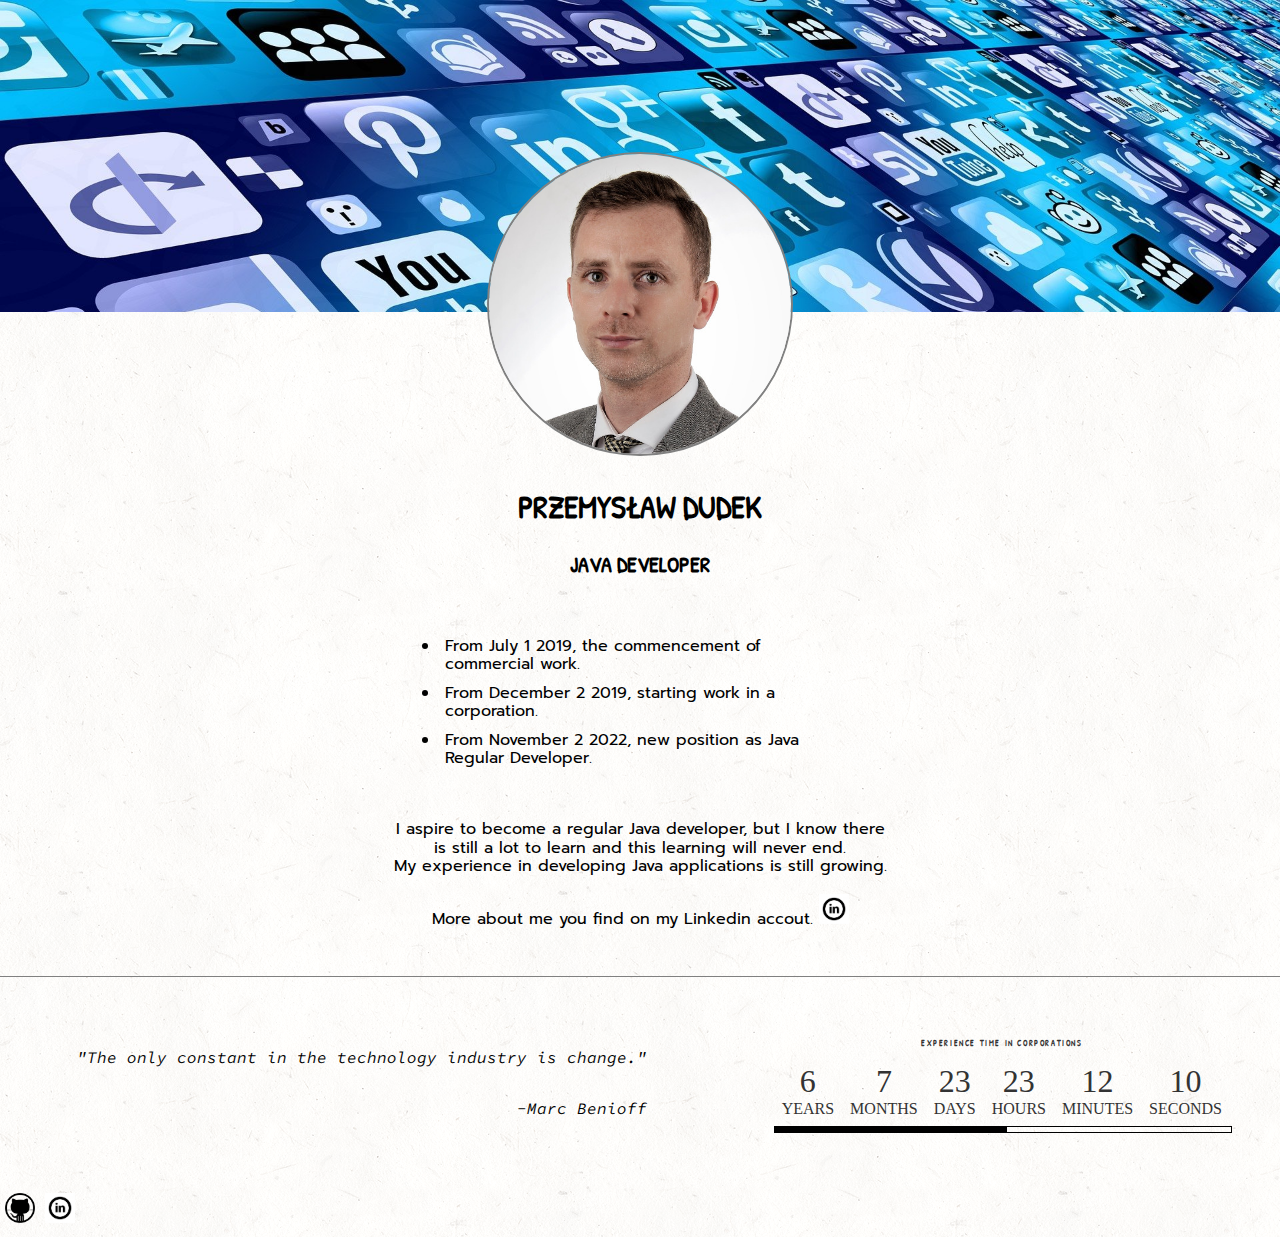
<file: index.html>
<!DOCTYPE html>
<html lang="en">
    <head>

        <meta charset="utf-8">
        <link rel="icon" type="image/x-icon" href="./img/dudecode.png">
        <link rel="stylesheet" href="./normalize.css">
        <link rel="stylesheet" href="./main_style.css">
        <link rel="stylesheet" href="./experience_time_clock.css">
        
        <title>DudeCode.pl</title>
    </head>
    <body>
        <div class="layout_container">
            <header class="header">
                <h1>DudeCode.pl</h1>
                <div class="header_image">
                    <div class="author_image_wrapper">
                        <div class="autor_img">
                            <img src="./img/autor_image.jpg" alt="Autor Image">
                        </div>
                    </div>                    
                </div>
                <div class="author_title">
                    <h2 class="autor_name">
                        Przemysław Dudek 
                    </h2>
                    <h3 class="autor_profession">
                        Java Developer
                    </h3>
                </div>
            </header>
            <nav class="nav">
                navigation
            </nav>
            <section class="main_section">
                <article class="about_me">
                    
                    <p class="autor_info">
                        <ul class="experience_list">
                            <li>
                                From July 1 2019, the commencement of commercial work.
                            </li>
                            <li>
                                From December 2 2019, starting work in a corporation. 
                            </li>
                            <li>
                                From November 2 2022, new position as Java Regular Developer. 
                            </li>
                        </ul>                             
                    </p>
                    <p class="autor_info">
                        I aspire to become a regular Java developer, but I know there is still a lot to learn and this learning will never end.<br>
                        My experience in developing Java applications is still growing.<br>
                        <br>
                        More about me you find on my Linkedin accout. 
                        <span class="inline_img_link_wrapper">
                            <a href="https://www.linkedin.com/in/przemyslaw-dudek-wroclaw/" target="blank"><img src="./img/linkedin.jpg" alt="linkedin"></a>
                        </span>
                    </p>
                    <p class="autor_skills">
                        
                    </p>
                </article>
            </section>
            <footer class="footer">
                <div class="footer_row row">
                    <div class="left_col_footer">
                        <div class="quote_container">
                            <p class="quote">"The only constant in the technology industry is change."</p>
                            <p class="quote_author">-Marc Benioff</p>
                        </div>
                    </div>
                    <div class="right_col_footer">
                        <div class="container_time_count">
                            <h2 class="headline">Experience Time in Corporations</h2>
                            <div class="countdown">
                                <ul>
                                    <li>
                                        <span id="years" class="clock_value"></span>
                                        <span id="years_label" class="clock_label">years</span>
                                    </li>
                                    <li>
                                        <span id="months" class="clock_value"></span>
                                        <span id="months_label" class="clock_label">months</span>
                                    </li>
                                    <li>
                                        <span id="days" class="clock_value"></span>
                                        <span id="days_label" class="clock_label">days</span>
                                    </li>
                                    <li>
                                        <span id="hours" class="clock_value"></span>
                                        <span id="hours_label" class="clock_label">hours</span>
                                    </li>
                                    <li>
                                        <span id="minutes" class="clock_value"></span>
                                        <span id="minutes_label" class="clock_label">minutes</span>
                                    </li>
                                    <li>
                                        <span id="seconds" class="clock_value"></span>
                                        <span id="seconds_label" class="clock_label">seconds</span>
                                    </li>
                                </ul>
                            </div>
                            <div id="ms_row" class="clock_ms_value_row">
                                <div id="ms_bar_row" class="ms_bar_row"></div>
                            </div>
                        </div>
                    </div>
                    
                    <script type="text/javascript" src="./js/experience_count_time_script.js" ></script>
                </div>               

                
                <div class="share_btn_bar">
                    <a href="https://github.com/PrzemyslawDudek" target="blank"><img src="./img/github-logo.png" alt="GitHub"></a>
                    <a href="https://www.linkedin.com/in/przemyslaw-dudek-wroclaw/" target="blank"><img src="./img/linkedin.jpg" alt="linkedin"></a>
                </div>
            </footer>            
        </div>

        <script type="text/javascript" src="./js/global_script.js"></script>
    </body>
</html>
</file>
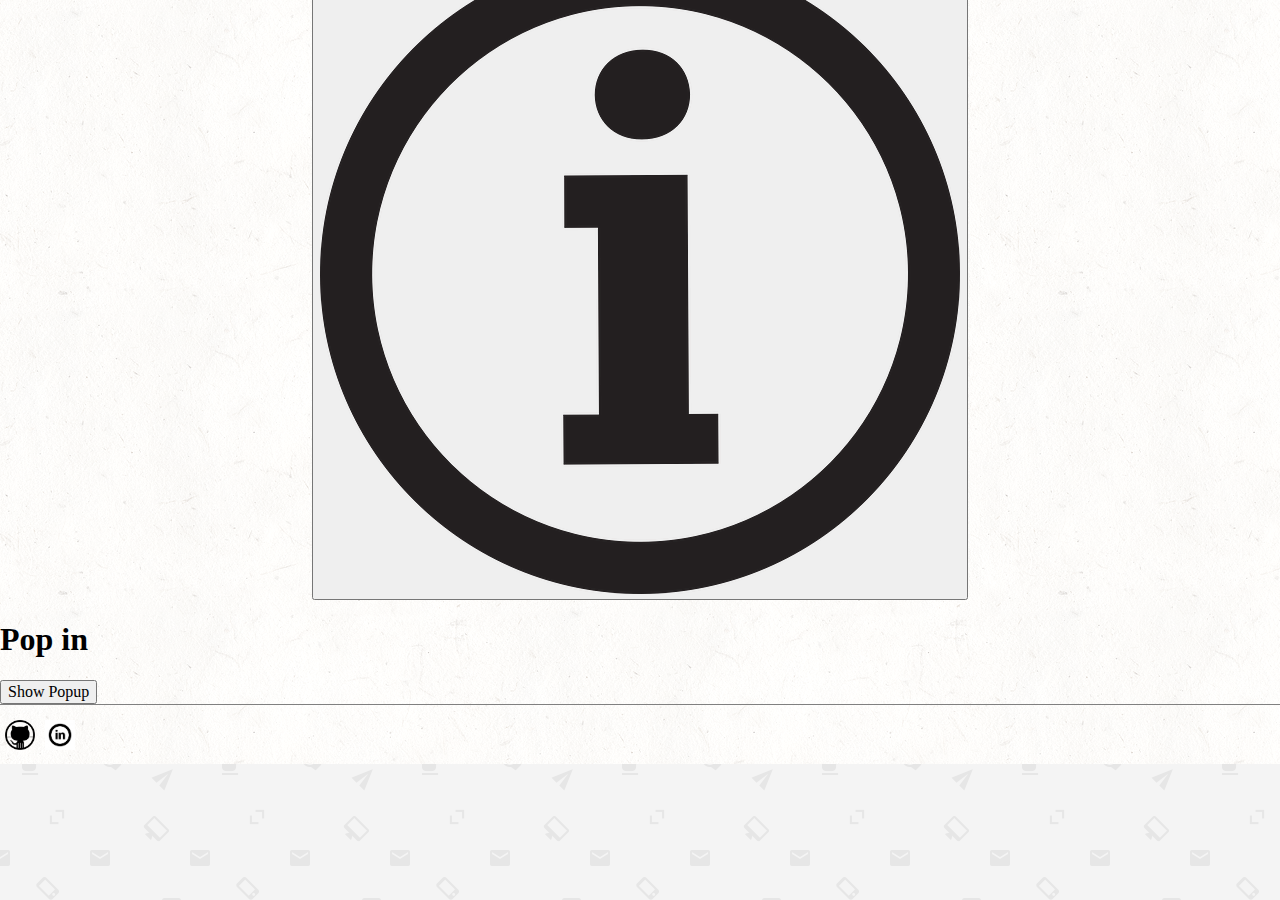
<file: pop_up_example.html>
<!DOCTYPE html>
<html lang="en">

<head>

    <meta charset="utf-8">
    <link rel="icon" type="image/x-icon" href="./img/dudecode.png">
    <link rel="stylesheet" href="./normalize.css">
    <link rel="stylesheet" href="./main_style.css">
    <link rel="stylesheet" href="./pop_up_style.css">
    <link rel="stylesheet" href="./experience_time_clock.css">

    <title>DudeCode.pl</title>
</head>

<body>
    <div class="layout_container">
        <header class="header">
            <h1>DudeCode.pl</h1>
            <div class="header_btn_bar">
                <button class="more_info" id="more_info_btn">
                    <img src="./img/info_icon.png" alt="more info">
                </button>
            </div>
        </header>
        <nav class="nav">
            navigation
        </nav>
        <section class="main_section">
            <div>
                <h1>Pop in</h1>
                <button id="popup_btn">Show Popup</button>
            </div>           

        </section>


        <footer class="footer">
            <div class="share_btn_bar">
                <a href="https://github.com/PrzemyslawDudek" target="blank"><img src="./img/github-logo.png" alt="GitHub"></a>
                <a href="https://www.linkedin.com/in/przemyslaw-dudek-wroclaw/" target="blank"><img src="./img/linkedin.jpg" alt="linkedin"></a>
            </div>
        </footer>
    </div>



    <div id="overlay">
        <div id="popup">
            <div class="popup_controls">
                <span id="popup_close">&times;</span>

                <div class="cool_close_btn">
                    <a href="#">
                        <span class="left">
                            <span class="circle_left"></span>
                            <span class="circle_right"></span>
                        </span>
                        <span class="right">
                            <span class="circle_left"></span>
                            <span class="circle_right"></span>
                        </span>
                    </a>
                </div>

            </div>
            <div class="popup_content">
                <h1>Some Popup Content</h1>
            </div>
        </div>
    </div>



    <script type="text/javascript">
        // Initialize Variables
        let closePopup = document.getElementById("popup_close");
        let popup = document.getElementById("popup");
        let overlay = document.getElementById("overlay");
        let button = document.getElementById("popup_btn");
        let moreInfo = document.getElementById("more_info_btn")
            // Close Popup Event
        overlay.onclick = function() {
            overlay.className = '';
            popup.className = '';
        };
        // Close Popup Event
        closePopup.onclick = function() {
            overlay.className = '';
            popup.className = '';
        };
        // Show Overlay and Popup
        button.onclick = function() {
            overlay.className = 'show';
            popup.className = 'show';
        }

        moreInfo.onclick = function() {
            overlay.className = 'show';
            popup.className = 'show';
        }
    </script>
</body>

</html>
</file>
<file: main_style.css>
@import url('https://fonts.googleapis.com/css2?family=Prompt:wght@200&family=Source+Code+Pro:wght@200&display=swap');
@import url('https://fonts.googleapis.com/css2?family=Patrick+Hand&display=swap');

body {
    background-color: white;    
    color: black;
}

.layout_container {
    display: flex;
    flex-direction: column;
    min-height: 100vh;
    min-height: calc(var(--vh, 1vh) * 100);
    margin: 0;
    padding: 0;
    width: 100%;
    background-color: white;
    background-image: url(./img/lightpaperfibers.png);
}

.header {
    display: flex;
    flex-direction: column;
    justify-content: flex-end;
    font-family: 'Source Code Pro', monospace;
    text-align: center;
    height: 900px;
}

.header h1 {
    display: none;
    font-size: 2rem;
    color: grey;
    flex-basis: 200px;
    flex-grow: 1;
    flex-shrink: 1;
}

.header_image {
    background-image: url(./img/mobile-1087845_1920.jpg);
    flex: 1;
    background-size: cover;
    background-repeat: no-repeat;
    height: 400px;
    position: relative;
}

.author_image_wrapper {
    position: absolute;
    width: 100%;
    bottom: -150px;
}



.author_title {
    padding-top: 150px;
}

.main_section {
    flex-grow: 1;
}

.about_me {
    text-align: center;
    font-family: 'Prompt', sans-serif;
    display: flex;
    flex-direction: column;
    align-items: center;
}

.autor_img {
    margin: 0 auto;
    padding: 50px 0 20px 0;
    height: 300px;
    border-radius: 50%;
    
}

.autor_img > img {
    display: block;
    margin: 10px auto;
    height: 100%;
    overflow: hidden;
    border-radius: 50%;
    border: 2px solid grey;
}

.autor_name {
    font-family: 'Patrick Hand', cursive;
    text-transform: uppercase;
    font-size: 4rem;
    font-weight: bold;
}

.autor_profession {
    font-family: 'Patrick Hand', cursive;
    text-transform: uppercase;
    font-size: 2rem;
}

.autor_info {
    max-width: 500px;
    font-size: 1.6rem;
}

.experience_list {
    max-width: 400px;
    margin: 0;
    padding: 0;
    list-style-type: disc;
    text-align: left;
    font-size: 1.6rem;
}

.experience_list > li {
    margin: 0;
    padding: 5px;
}

.footer {
    padding-top: 5px;
    border-top: 1px solid grey;
    display: flex;
    flex-direction: column;
}

.footer_row {
    display: flex;
    align-items: center;
}

.left_col_footer {
    display: flex;
    flex: 1;
    justify-content: center;
    padding: 50px;
}

.right_col_footer {
    padding: 50px;
}

.quote_container {
    text-align: center;
    font-family: 'Source Code Pro', monospace;
    font-style: italic;
    display: flex;
    flex-direction: column;
    justify-content: center;
}

.quote {
    display: flex; 
}

.quote_author {
    display: flex;
    justify-content: end;
}

.inline_img_link_wrapper {
    display: inline-block;
    margin: 0;
    padding: 0;
    height: 30px;
    width: 30px;
}

.inline_img_link_wrapper a {
    text-decoration: none;
    display: block;
    height: 30px;
    width: 30px;
    margin: 0;
    padding: 0;
}

.inline_img_link_wrapper img {
    height: 30px;
    width: 30px;
}

.share_btn_bar {
    display: flex;
    flex-direction: row;
    justify-content: space-around;
    align-items: center;
    padding: 10px 0;
    max-width: 200px;
}

.share_btn_bar a {
    text-decoration: none;
    display: inline-block;
}

.share_btn_bar img {
    height: 60px;
    width: 60px;
}

@media only screen and (min-device-width: 720px) {
    body {
        background-image: url(./img/email-pattern.png);
    }

    .layout_container {        
        margin: 0 auto;
        min-height: auto;
    }

    .header {
        display: flex;
        justify-content: flex-end;
        font-family: 'Source Code Pro', monospace;
        text-align: center;
        height: 600px;
    }
    
    .header h1 {
        font-size: 0.8rem;
    }

    .header_image {
        height: 400px;
        position: relative;
    }

    .author_image_wrapper {
        position: absolute;
        width: 100%;
        bottom: -150px;
    }

    .autor_img {
        height: 300px;   
        margin: 0 auto;  
    }

    .author_title {
        padding-top: 150px;
    }

    .main_section {
        flex: 0;
    }

    .autor_name {
        font-size: 2rem;
    }
    
    .autor_profession {
        font-size: 1.4rem;
    }
    
    .autor_info {
        font-size: 1rem;
    }

    .experience_list {
        font-size: 1rem;
    }
    
    .share_btn_bar {
        max-width: 80px;
    }
    
    .share_btn_bar img {
        height: 30px;
        width: 30px;
    }


}

.nav {
    display: none;
}

.hide {
    display: none;
}
</file>
<file: experience_time_clock.css>
@import url('https://fonts.googleapis.com/css2?family=Bungee+Outline&family=Roboto+Mono:wght@700&family=Ubuntu+Mono&display=swap');
@import url('https://fonts.googleapis.com/css2?family=Patrick+Hand&display=swap');


.container_time_count {
    color: #333;
    margin: 0 auto;
    text-align: center;
}

.container_time_count h2 {
    font-family: 'Patrick Hand', cursive;
    font-weight: bold;
    letter-spacing: .1rem;
    text-transform: uppercase;
}

.countdown ul {
    display: flex;
    padding: 0;
    margin: 0;
    list-style-type: none;
    justify-content: center;
}

.container_time_count li {
    display: block;
    font-size: 1.0rem;
    padding: 0.3rem;
    list-style-type: none;
    text-transform: uppercase;
}

.container_time_count .clock_value {
    display: block;
    font-size: 3.0rem;
}

.container_time_count .clock_ms_value {
    display: flex;
    flex-direction: column;
    justify-content: flex-end;
    height: 100%;
    width: 5px;   
    border: 1px solid black;
}

.container_time_count .ms_bar {
    display: block;
    height: 10%;
    width: 100%;   
    background: black;
}

.container_time_count .clock_ms_value_row {
    display: flex;
    flex-direction: column;
    justify-content: flex-end;
    width: 100%;
    height: 5px;   
    border: 1px solid black;
}

.container_time_count .ms_bar_row {
    display: block;
    height: 100%;
    width: 10%;   
    background: black;
}


@media only screen and (min-device-width: 720px) {
    .container_time_count h2 {
        font-size: 0.5rem;
    }

    .container_time_count li {
        font-size: 1.0rem;
        padding: 0.5rem;
    }

    .container_time_count .clock_value {
        font-size: 2.0rem;
    }
}
</file>
<file: pop_up_style.css>
#overlay {
    position: fixed;
    left: 0;
    top: 0;
    display: flex;
    justify-content: center;
    align-items: center;
    opacity: 0;
    background: #999;
    width: 100%;
    height: 100%;
    z-index: -1;
    visibility: hidden;
    transition: all 1s ease;
}

#popup {
    background: rgb(230, 212, 212);
    width: 500px;
    height: 500px;
    transform: scale(0);
    z-index: -1;
    visibility: hidden;
    transition: all 1s ease;
}

#popup_close {
    padding: 10px;
    cursor: pointer;
}

.popup_content {
    padding: 10px;
}

#popup_btn {
    cursor: pointer;
}


/*Now show it*/

#popup.show {
    visibility: visible;
    z-index: 200;
    opacity: 1;
    transform: scale(1)/*scale it to a default size*/
}

#overlay.show {
    opacity: 0.9;
    visibility: visible;
    z-index: 100;
}


/* cool close button */

.cool_close_btn {
    position: absolute;
    right: 55px;
    top: 5px;
}

.cool_close_btn a {
    width: 50px;
    height: 50px;
    position: absolute;
    background-color: #ffffff;
    border-radius: 50px;
    opacity: 1;
    -webkit-box-shadow: 0px 0px 30px 0px rgba(247, 149, 29, 0.5);
    -moz-box-shadow: 0px 0px 30px 0px rgba(247, 149, 29, 0.5);
    box-shadow: 0px 0px 30px 0px rgba(247, 149, 29, 0.5);
    transition: all .4s cubic-bezier(.255, .61, .355, 1);
    display: flex;
    align-items: center;
    justify-content: center;
}

.cool_close_btn a > span {
    background-color: #f5a700;
    display: block;
    height: 8px;
    border-radius: 6px;
    transition: all .4s cubic-bezier(.255, .61, .355, 1);
    position: absolute;
    top: 21px;
    margin-top: 0;
    left: 5px;
    width: 40px;
    /* display: -webkit-box;
    display: -moz-box;
    display: -ms-flexbox;
    display: -webkit-flex;
    display: flex;
    -webkit-justify-content: center;
    justify-content: center;
    -moz-justify-content: center;
    -ms-justify-content: center;
    align-items: center; */
}

.cool_close_btn .left > span, .cool_close_btn .right > span {
    display: block;
    background-color: #ed7f00;
    width: 8px;
    height: 8px;
    border-radius: 4px;
    transition: all .4s cubic-bezier(.255, .61, .355, 1);
    position: absolute;
    left: 0;
    top: 0;
}

.left {
    transform: rotate(45deg);
    transform-origin: center;
}

.left > .circle_left {
    transition: all .4s cubic-bezier(.255, .61, .355, 1);
    margin-left: 0;
}

.left > .circle_right {
    transition: all .4s cubic-bezier(.255, .61, .355, 1);
    margin-left: 32px;
}

.right {
    transform: rotate(-45deg);
    transform-origin: center;
}

.right > .circle_left {
    transition: all .4s cubic-bezier(.255, .61, .355, 1);
    margin-left: 0;
}

.right > .circle_right {
    transition: all .4s cubic-bezier(.255, .61, .355, 1);
    margin-left: 32px;
}

.cool_close_btn a:hover {
    
}

.cool_close_btn a:hover > span{
    background-color: #2faee0;
    transition: all .4s cubic-bezier(.255, .61, .355, 1);
}

.cool_close_btn a:hover .circle_left, .cool_close_btn a:hover .circle_right {
    background-color: #008ac9;
    transition: all .4s cubic-bezier(.255, .61, .355, 1);
}

.cool_close_btn a:hover .left .circle_left {
    transition: all .4s cubic-bezier(.255, .61, .355, 1);
    margin-left: 32px;
}

.cool_close_btn a:hover .left .circle_right {
    transition: all .4s cubic-bezier(.255, .61, .355, 1);
    margin-left: 0px;
}

.cool_close_btn a:hover .right .circle_left {
    transition: all .4s cubic-bezier(.255, .61, .355, 1);
    margin-left: 32px;
}

.cool_close_btn a:hover .right .circle_right {
    transition: all .4s cubic-bezier(.255, .61, .355, 1);
    margin-left: 0px;
}
</file>
